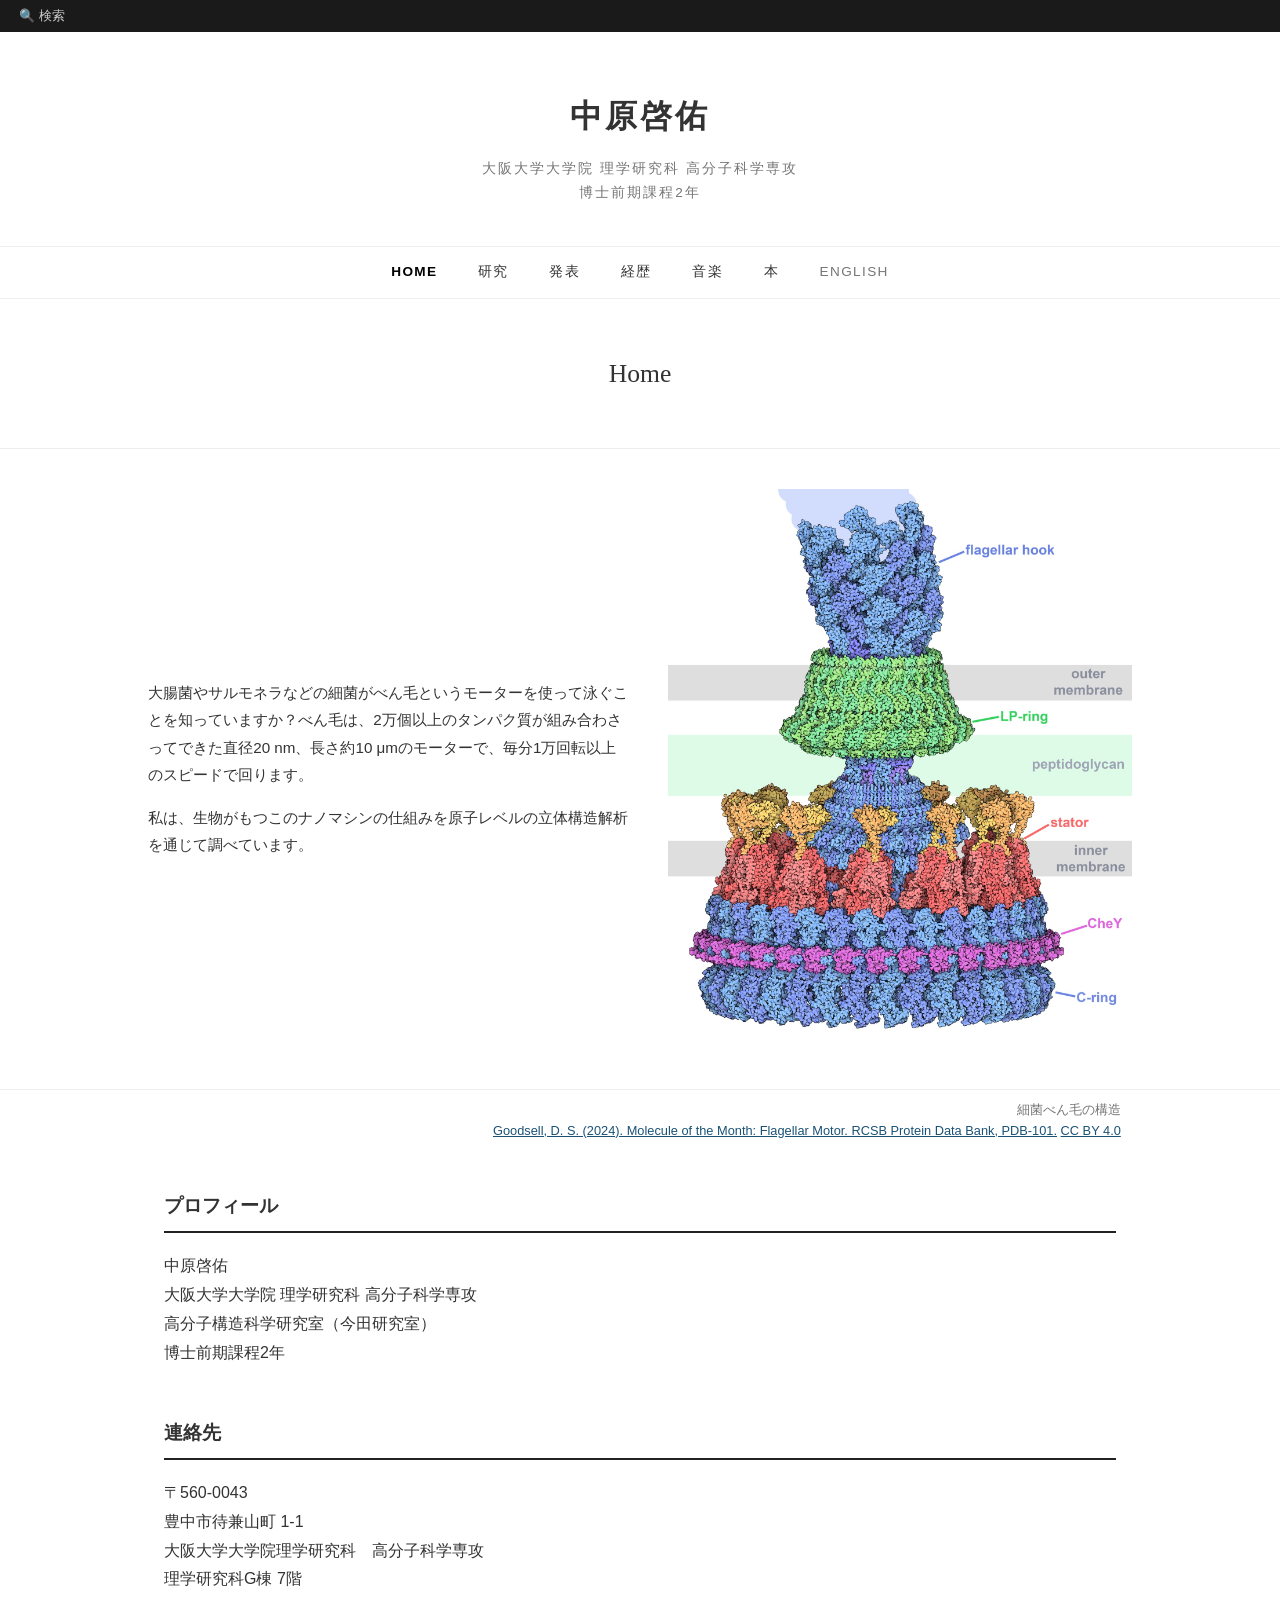
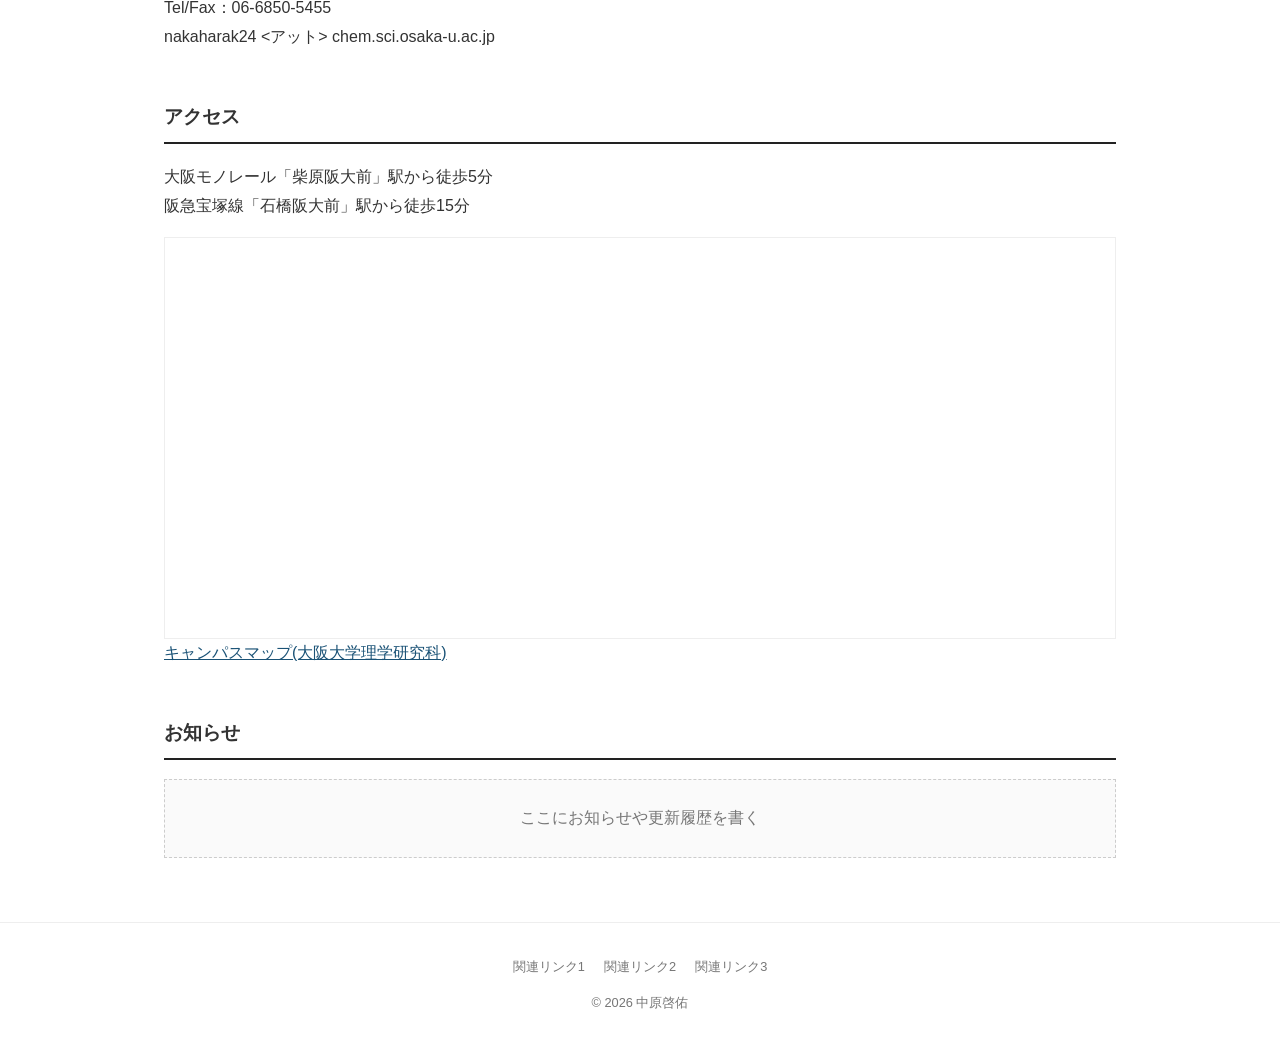
<file: index.html>
<!DOCTYPE html>
<html lang="ja">
<head>
  <meta charset="UTF-8">
  <meta name="viewport" content="width=device-width, initial-scale=1.0">
  <!-- Google tag (gtag.js) -->
  <script async src="https://www.googletagmanager.com/gtag/js?id=G-QPGE96W5BT"></script>
  <script>
    window.dataLayer = window.dataLayer || [];
    function gtag(){dataLayer.push(arguments);}
    gtag('js', new Date());
    gtag('config', 'G-QPGE96W5BT');
  </script>
  <title>Home – 中原啓佑</title>
  <link rel="stylesheet" href="style.css?v=202610041900">
  <script src="search.js?v=202610041900" defer></script>
</head>
<body>

  <div class="topbar">🔍 検索</div>

  <header class="site-header">
    <h1 class="site-title"><a href="index.html">中原啓佑</a></h1>
    <p class="site-subtitle">大阪大学大学院 理学研究科 高分子科学専攻<br>博士前期課程2年</p>
  </header>

  <nav class="global-nav">
    <ul>
      <li class="current"><a href="index.html">HOME</a></li>
      <li><a href="research.html">研究</a></li>
      <li><a href="presentations.html">発表</a></li>
      <li><a href="cv.html">経歴</a></li>
      <li><a href="music.html">音楽</a></li>
      <li><a href="books.html">本</a></li>
      <li class="lang-switch"><a href="en/index.html">ENGLISH</a></li>
    </ul>
  </nav>

  <h2 class="page-title">Home</h2>

  <div class="hero">
    <div class="hero-lead">
      <p>大腸菌やサルモネラなどの細菌がべん毛というモーターを使って泳ぐことを知っていますか？べん毛は、2万個以上のタンパク質が組み合わさってできた直径20 nm、長さ約10 μmのモーターで、毎分1万回転以上のスピードで回ります。</p>
      <p>私は、生物がもつこのナノマシンの仕組みを原子レベルの立体構造解析を通じて調べています。</p>
    </div>
    <img src="images/flagellum.jpg" alt="細菌べん毛モーターの構造図">
  </div>
  <p class="hero-caption">細菌べん毛の構造<br>
  <a href="https://pdb101.rcsb.org/motm/300" target="_blank" rel="noopener" class="text-link">Goodsell, D. S. (2024). Molecule of the Month: Flagellar Motor. RCSB Protein Data Bank, PDB-101.</a>
  <a href="https://creativecommons.org/licenses/by/4.0/" target="_blank" rel="noopener" class="text-link">CC BY 4.0</a></p>

  <main class="content">
    <section>
      <h2>プロフィール</h2>
      <p>中原啓佑</p>
      <p>大阪大学大学院 理学研究科 高分子科学専攻<br>
      高分子構造科学研究室（今田研究室）<br>
      博士前期課程2年</p>
    </section>

    <section>
      <h2>連絡先</h2>
      <p>〒560-0043<br>
      豊中市待兼山町 1-1<br>
      大阪大学大学院理学研究科　高分子科学専攻<br>
      理学研究科G棟 7階<br>
      Tel/Fax：06-6850-5455</p>
      <p>nakaharak24 &lt;アット&gt; chem.sci.osaka-u.ac.jp</p>
    </section>

    <section>
      <h2>アクセス</h2>
      <p>大阪モノレール「柴原阪大前」駅から徒歩5分<br>
      阪急宝塚線「石橋阪大前」駅から徒歩15分</p>
      <div class="map-embed">
        <iframe
          src="https://www.google.com/maps?q=%E5%A4%A7%E9%98%AA%E5%A4%A7%E5%AD%A6%E5%A4%A7%E5%AD%A6%E9%99%A2%E7%90%86%E5%AD%A6%E7%A0%94%E7%A9%B6%E7%A7%91&output=embed&z=16"
          width="100%" height="400" style="border:0" loading="lazy"
          referrerpolicy="no-referrer-when-downgrade"
          title="大阪大学大学院理学研究科の地図"></iframe>
      </div>
      <p><a href="http://www.sci.osaka-u.ac.jp/ja/access/campusmap/" target="_blank" rel="noopener" class="text-link">キャンパスマップ(大阪大学理学研究科)</a></p>
    </section>

    <section>
      <h2>お知らせ</h2>
      <div class="placeholder">ここにお知らせや更新履歴を書く</div>
    </section>
  </main>

  <footer class="site-footer">
    <ul class="footer-links">
      <li><a href="#">関連リンク1</a></li>
      <li><a href="#">関連リンク2</a></li>
      <li><a href="#">関連リンク3</a></li>
    </ul>
    <p>&copy; 2026 中原啓佑</p>
  </footer>

</body>
</html>
</file>
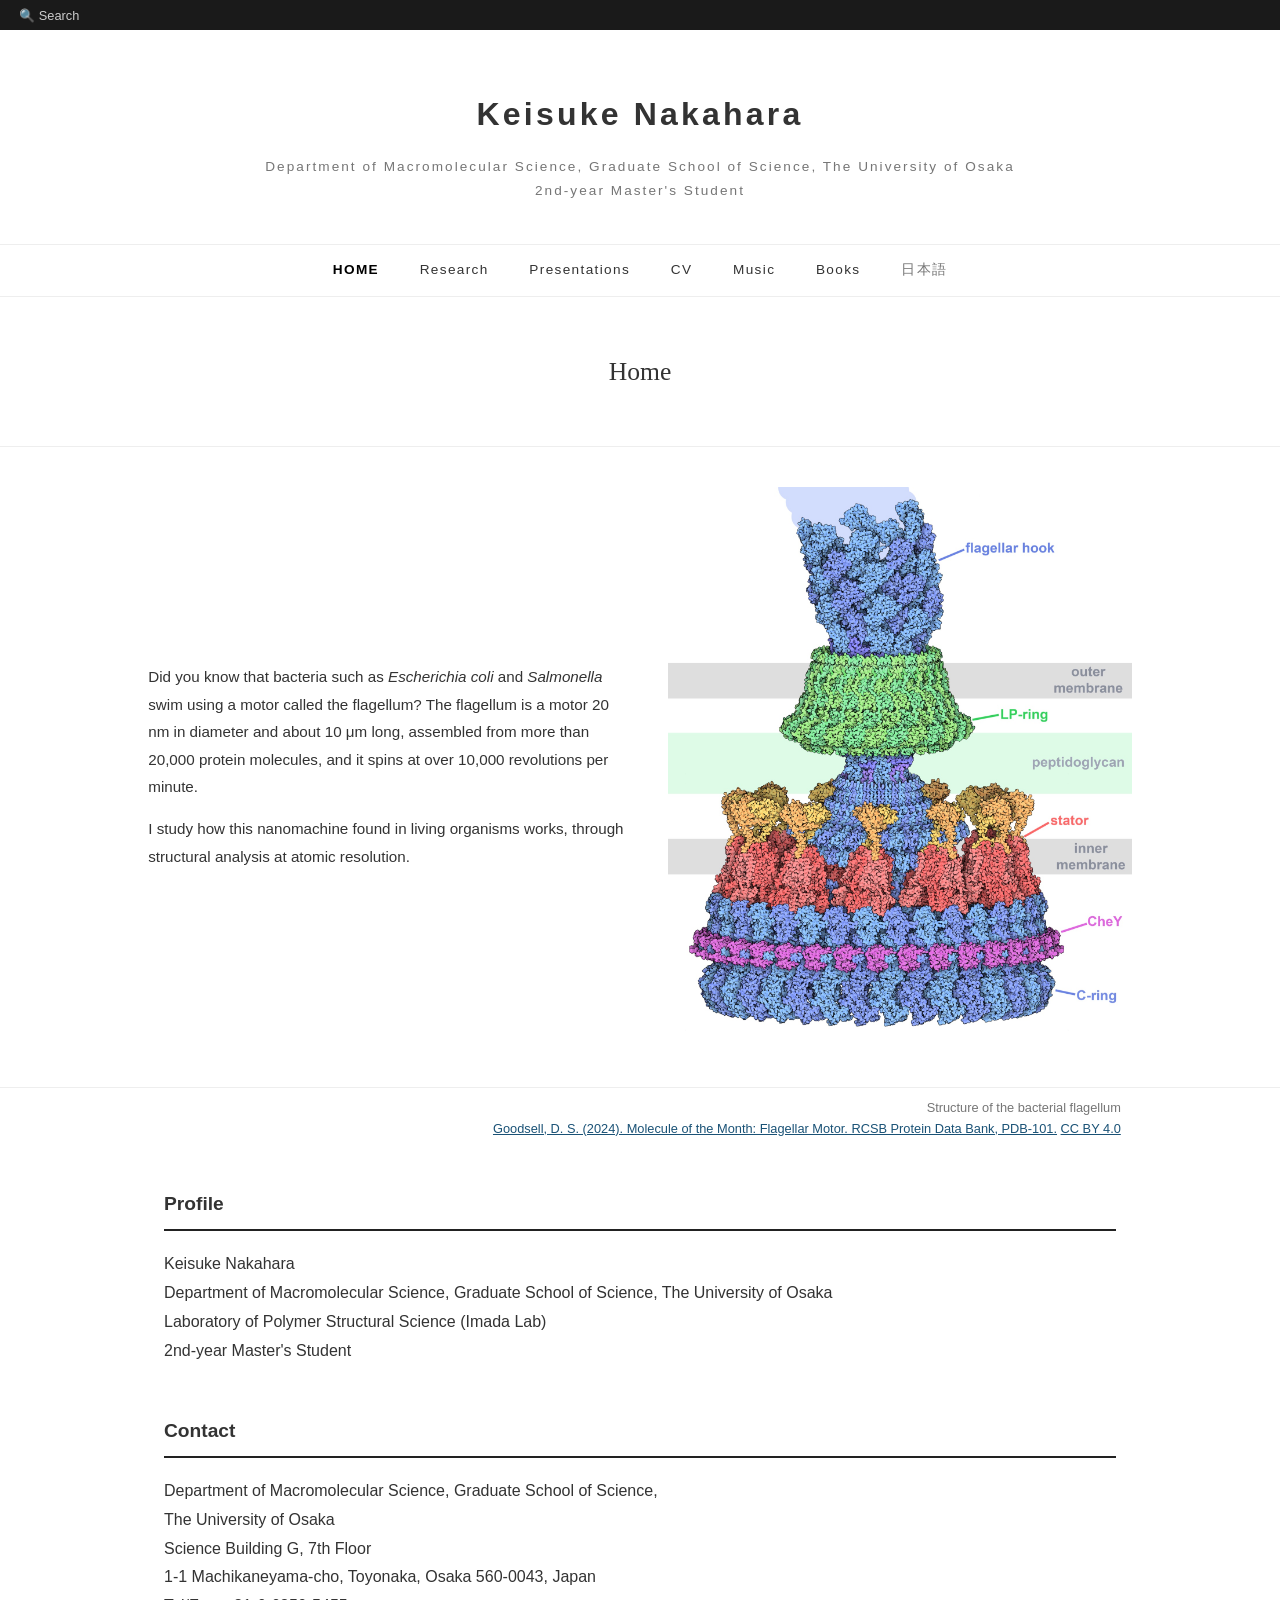
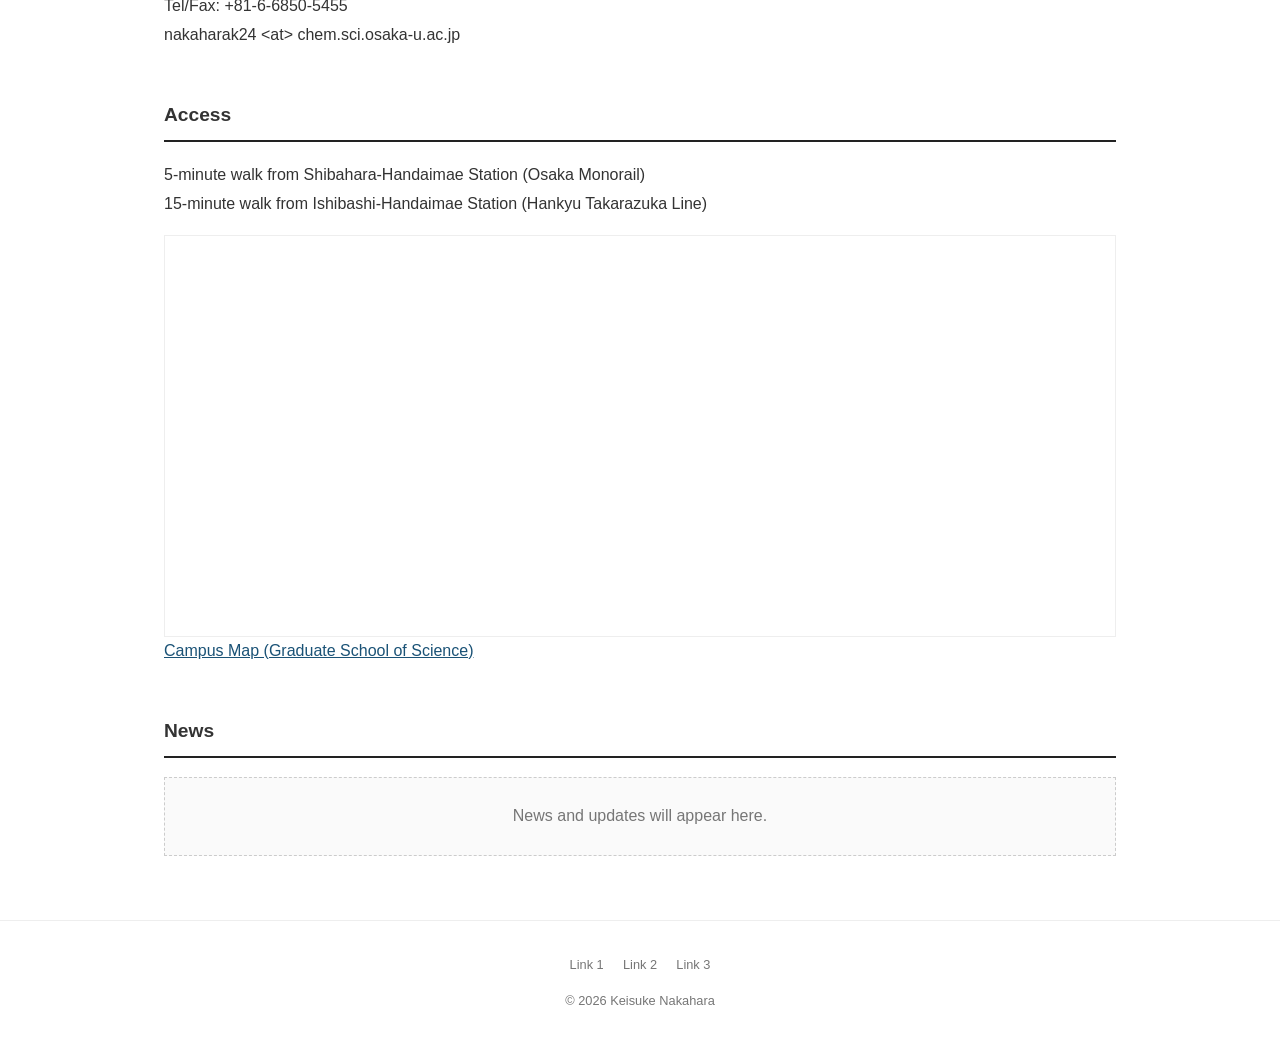
<file: en/index.html>
<!DOCTYPE html>
<html lang="en">
<head>
  <meta charset="UTF-8">
  <meta name="viewport" content="width=device-width, initial-scale=1.0">
  <!-- Google tag (gtag.js) -->
  <script async src="https://www.googletagmanager.com/gtag/js?id=G-QPGE96W5BT"></script>
  <script>
    window.dataLayer = window.dataLayer || [];
    function gtag(){dataLayer.push(arguments);}
    gtag('js', new Date());
    gtag('config', 'G-QPGE96W5BT');
  </script>
  <title>Home – Keisuke Nakahara</title>
  <link rel="stylesheet" href="../style.css?v=202610041900">
  <script src="../search.js?v=202610041900" defer></script>
</head>
<body>

  <div class="topbar">🔍 Search</div>

  <header class="site-header">
    <h1 class="site-title"><a href="index.html">Keisuke Nakahara</a></h1>
    <p class="site-subtitle">Department of Macromolecular Science, Graduate School of Science, The University of Osaka<br>2nd-year Master's Student</p>
  </header>

  <nav class="global-nav">
    <ul>
      <li class="current"><a href="index.html">HOME</a></li>
      <li><a href="research.html">Research</a></li>
      <li><a href="presentations.html">Presentations</a></li>
      <li><a href="cv.html">CV</a></li>
      <li><a href="music.html">Music</a></li>
      <li><a href="books.html">Books</a></li>
      <li class="lang-switch"><a href="../index.html">日本語</a></li>
    </ul>
  </nav>

  <h2 class="page-title">Home</h2>

  <div class="hero">
    <div class="hero-lead">
      <p>Did you know that bacteria such as <i>Escherichia coli</i> and <i>Salmonella</i> swim using a motor called the flagellum? The flagellum is a motor 20 nm in diameter and about 10 μm long, assembled from more than 20,000 protein molecules, and it spins at over 10,000 revolutions per minute.</p>
      <p>I study how this nanomachine found in living organisms works, through structural analysis at atomic resolution.</p>
    </div>
    <img src="../images/flagellum.jpg" alt="Structure of the bacterial flagellar motor">
  </div>
  <p class="hero-caption">Structure of the bacterial flagellum<br>
  <a href="https://pdb101.rcsb.org/motm/300" target="_blank" rel="noopener" class="text-link">Goodsell, D. S. (2024). Molecule of the Month: Flagellar Motor. RCSB Protein Data Bank, PDB-101.</a>
  <a href="https://creativecommons.org/licenses/by/4.0/" target="_blank" rel="noopener" class="text-link">CC BY 4.0</a></p>

  <main class="content">
    <section>
      <h2>Profile</h2>
      <p>Keisuke Nakahara</p>
      <p>Department of Macromolecular Science, Graduate School of Science, The University of Osaka<br>
      Laboratory of Polymer Structural Science (Imada Lab)<br>
      2nd-year Master's Student</p>
    </section>

    <section>
      <h2>Contact</h2>
      <p>Department of Macromolecular Science, Graduate School of Science,<br>
      The University of Osaka<br>
      Science Building G, 7th Floor<br>
      1-1 Machikaneyama-cho, Toyonaka, Osaka 560-0043, Japan<br>
      Tel/Fax: +81-6-6850-5455</p>
      <p>nakaharak24 &lt;at&gt; chem.sci.osaka-u.ac.jp</p>
    </section>

    <section>
      <h2>Access</h2>
      <p>5-minute walk from Shibahara-Handaimae Station (Osaka Monorail)<br>
      15-minute walk from Ishibashi-Handaimae Station (Hankyu Takarazuka Line)</p>
      <div class="map-embed">
        <iframe
          src="https://www.google.com/maps?q=%E5%A4%A7%E9%98%AA%E5%A4%A7%E5%AD%A6%E5%A4%A7%E5%AD%A6%E9%99%A2%E7%90%86%E5%AD%A6%E7%A0%94%E7%A9%B6%E7%A7%91&output=embed&z=16&hl=en"
          width="100%" height="400" style="border:0" loading="lazy"
          referrerpolicy="no-referrer-when-downgrade"
          title="Map of the Graduate School of Science, The University of Osaka"></iframe>
      </div>
      <p><a href="http://www.sci.osaka-u.ac.jp/en/access/campusmap/" target="_blank" rel="noopener" class="text-link">Campus Map (Graduate School of Science)</a></p>
    </section>

    <section>
      <h2>News</h2>
      <div class="placeholder">News and updates will appear here.</div>
    </section>
  </main>

  <footer class="site-footer">
    <ul class="footer-links">
      <li><a href="#">Link 1</a></li>
      <li><a href="#">Link 2</a></li>
      <li><a href="#">Link 3</a></li>
    </ul>
    <p>&copy; 2026 Keisuke Nakahara</p>
  </footer>

</body>
</html>
</file>
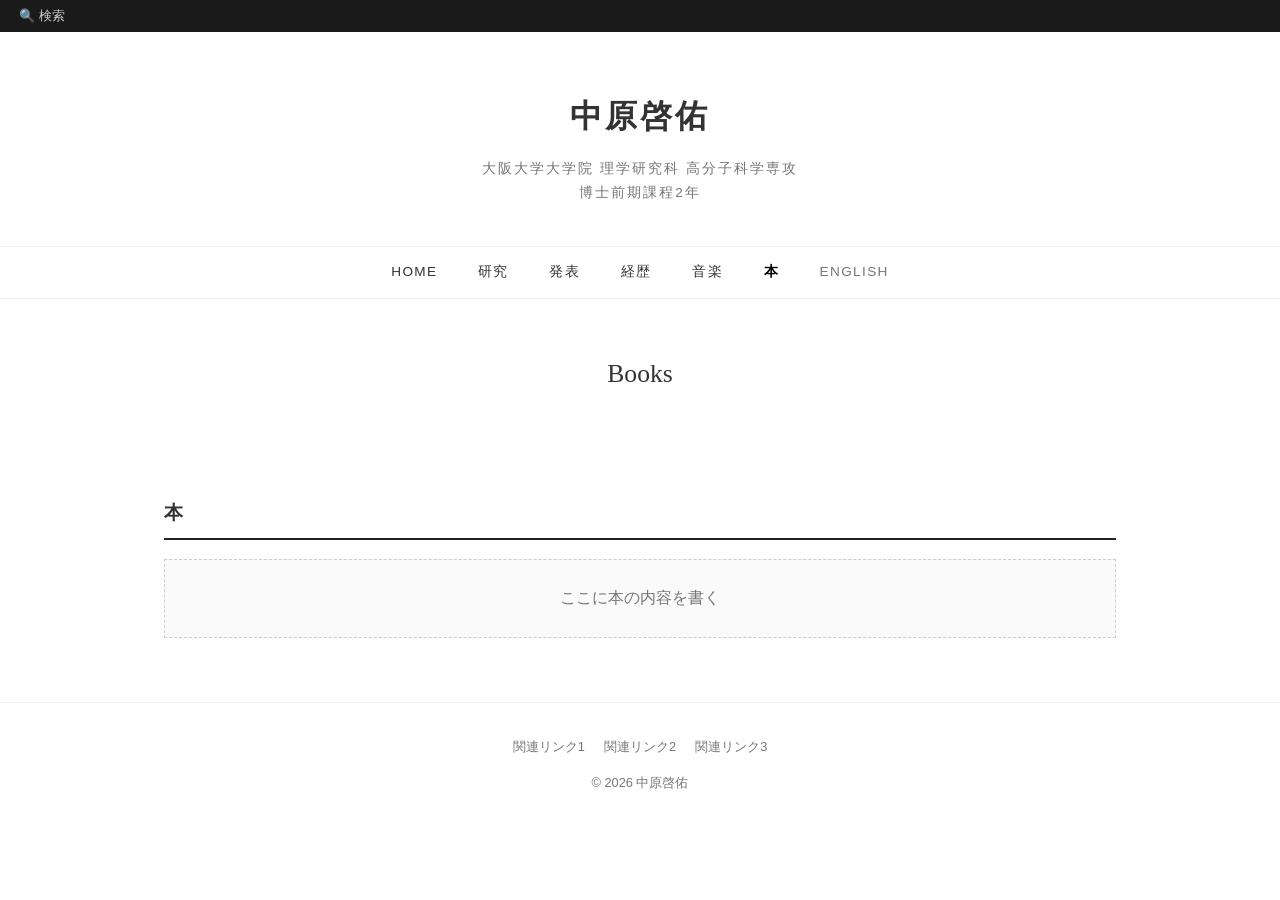
<file: books.html>
<!DOCTYPE html>
<html lang="ja">
<head>
  <meta charset="UTF-8">
  <meta name="viewport" content="width=device-width, initial-scale=1.0">
  <!-- Google tag (gtag.js) -->
  <script async src="https://www.googletagmanager.com/gtag/js?id=G-QPGE96W5BT"></script>
  <script>
    window.dataLayer = window.dataLayer || [];
    function gtag(){dataLayer.push(arguments);}
    gtag('js', new Date());
    gtag('config', 'G-QPGE96W5BT');
  </script>
  <title>本 – 中原啓佑</title>
  <link rel="stylesheet" href="style.css?v=202610041900">
  <script src="search.js?v=202610041900" defer></script>
</head>
<body>

  <div class="topbar">🔍 検索</div>

  <header class="site-header">
    <h1 class="site-title"><a href="index.html">中原啓佑</a></h1>
    <p class="site-subtitle">大阪大学大学院 理学研究科 高分子科学専攻<br>博士前期課程2年</p>
  </header>

  <nav class="global-nav">
    <ul>
      <li><a href="index.html">HOME</a></li>
      <li><a href="research.html">研究</a></li>
      <li><a href="presentations.html">発表</a></li>
      <li><a href="cv.html">経歴</a></li>
      <li><a href="music.html">音楽</a></li>
      <li class="current"><a href="books.html">本</a></li>
      <li class="lang-switch"><a href="en/books.html">ENGLISH</a></li>
    </ul>
  </nav>

  <h2 class="page-title">Books</h2>

  <main class="content">
    <section>
      <h2>本</h2>
      <div class="placeholder">ここに本の内容を書く</div>
    </section>
  </main>

  <footer class="site-footer">
    <ul class="footer-links">
      <li><a href="#">関連リンク1</a></li>
      <li><a href="#">関連リンク2</a></li>
      <li><a href="#">関連リンク3</a></li>
    </ul>
    <p>&copy; 2026 中原啓佑</p>
  </footer>

</body>
</html>
</file>
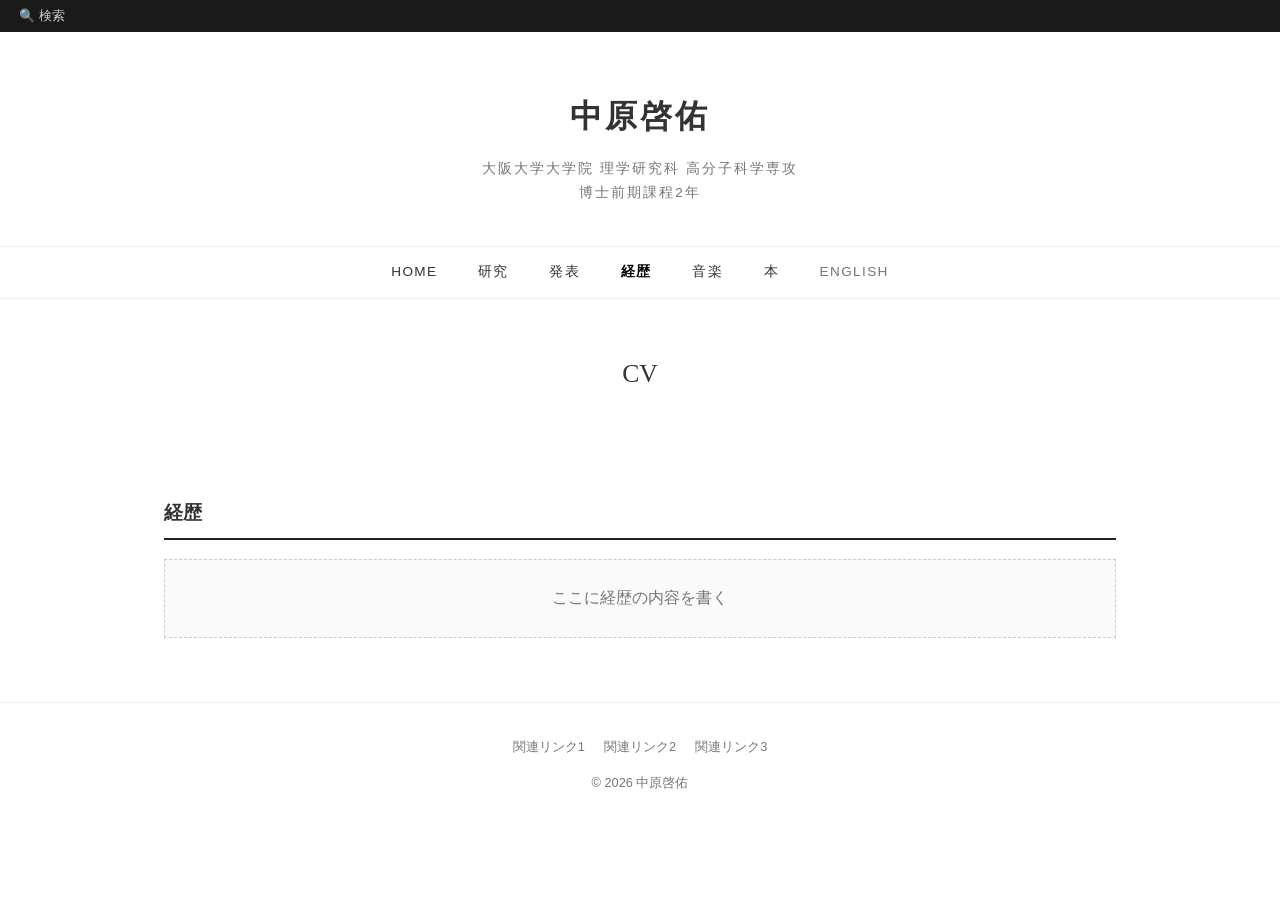
<file: cv.html>
<!DOCTYPE html>
<html lang="ja">
<head>
  <meta charset="UTF-8">
  <meta name="viewport" content="width=device-width, initial-scale=1.0">
  <!-- Google tag (gtag.js) -->
  <script async src="https://www.googletagmanager.com/gtag/js?id=G-QPGE96W5BT"></script>
  <script>
    window.dataLayer = window.dataLayer || [];
    function gtag(){dataLayer.push(arguments);}
    gtag('js', new Date());
    gtag('config', 'G-QPGE96W5BT');
  </script>
  <title>経歴 – 中原啓佑</title>
  <link rel="stylesheet" href="style.css?v=202610041900">
  <script src="search.js?v=202610041900" defer></script>
</head>
<body>

  <div class="topbar">🔍 検索</div>

  <header class="site-header">
    <h1 class="site-title"><a href="index.html">中原啓佑</a></h1>
    <p class="site-subtitle">大阪大学大学院 理学研究科 高分子科学専攻<br>博士前期課程2年</p>
  </header>

  <nav class="global-nav">
    <ul>
      <li><a href="index.html">HOME</a></li>
      <li><a href="research.html">研究</a></li>
      <li><a href="presentations.html">発表</a></li>
      <li class="current"><a href="cv.html">経歴</a></li>
      <li><a href="music.html">音楽</a></li>
      <li><a href="books.html">本</a></li>
      <li class="lang-switch"><a href="en/cv.html">ENGLISH</a></li>
    </ul>
  </nav>

  <h2 class="page-title">CV</h2>

  <main class="content">
    <section>
      <h2>経歴</h2>
      <div class="placeholder">ここに経歴の内容を書く</div>
    </section>
  </main>

  <footer class="site-footer">
    <ul class="footer-links">
      <li><a href="#">関連リンク1</a></li>
      <li><a href="#">関連リンク2</a></li>
      <li><a href="#">関連リンク3</a></li>
    </ul>
    <p>&copy; 2026 中原啓佑</p>
  </footer>

</body>
</html>
</file>
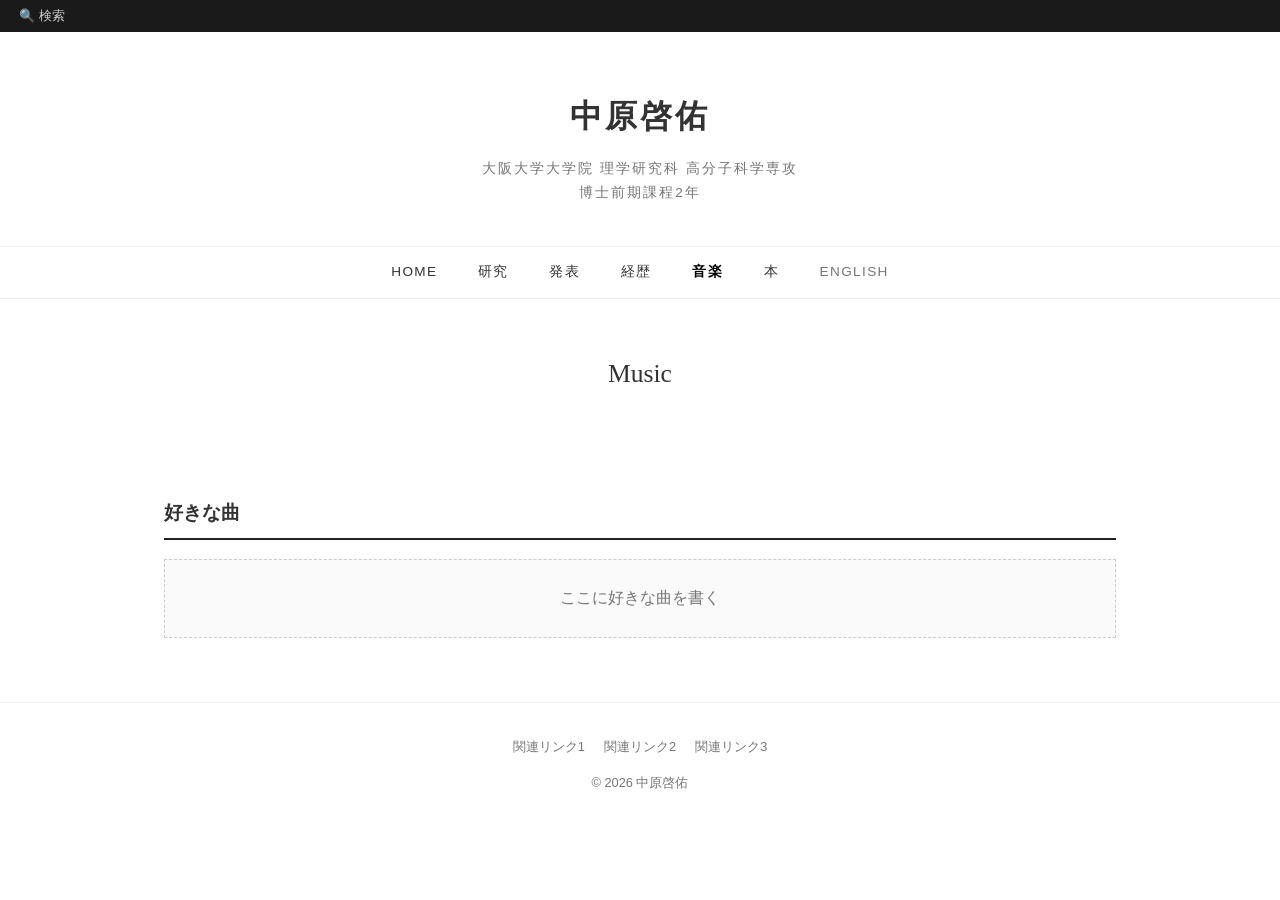
<file: music.html>
<!DOCTYPE html>
<html lang="ja">
<head>
  <meta charset="UTF-8">
  <meta name="viewport" content="width=device-width, initial-scale=1.0">
  <!-- Google tag (gtag.js) -->
  <script async src="https://www.googletagmanager.com/gtag/js?id=G-QPGE96W5BT"></script>
  <script>
    window.dataLayer = window.dataLayer || [];
    function gtag(){dataLayer.push(arguments);}
    gtag('js', new Date());
    gtag('config', 'G-QPGE96W5BT');
  </script>
  <title>音楽 – 中原啓佑</title>
  <link rel="stylesheet" href="style.css?v=202610041900">
  <script src="search.js?v=202610041900" defer></script>
</head>
<body>

  <div class="topbar">🔍 検索</div>

  <header class="site-header">
    <h1 class="site-title"><a href="index.html">中原啓佑</a></h1>
    <p class="site-subtitle">大阪大学大学院 理学研究科 高分子科学専攻<br>博士前期課程2年</p>
  </header>

  <nav class="global-nav">
    <ul>
      <li><a href="index.html">HOME</a></li>
      <li><a href="research.html">研究</a></li>
      <li><a href="presentations.html">発表</a></li>
      <li><a href="cv.html">経歴</a></li>
      <li class="current"><a href="music.html">音楽</a></li>
      <li><a href="books.html">本</a></li>
      <li class="lang-switch"><a href="en/music.html">ENGLISH</a></li>
    </ul>
  </nav>

  <h2 class="page-title">Music</h2>

  <main class="content">
    <section>
      <h2>好きな曲</h2>
      <div class="placeholder">ここに好きな曲を書く</div>
    </section>
  </main>

  <footer class="site-footer">
    <ul class="footer-links">
      <li><a href="#">関連リンク1</a></li>
      <li><a href="#">関連リンク2</a></li>
      <li><a href="#">関連リンク3</a></li>
    </ul>
    <p>&copy; 2026 中原啓佑</p>
  </footer>

</body>
</html>
</file>
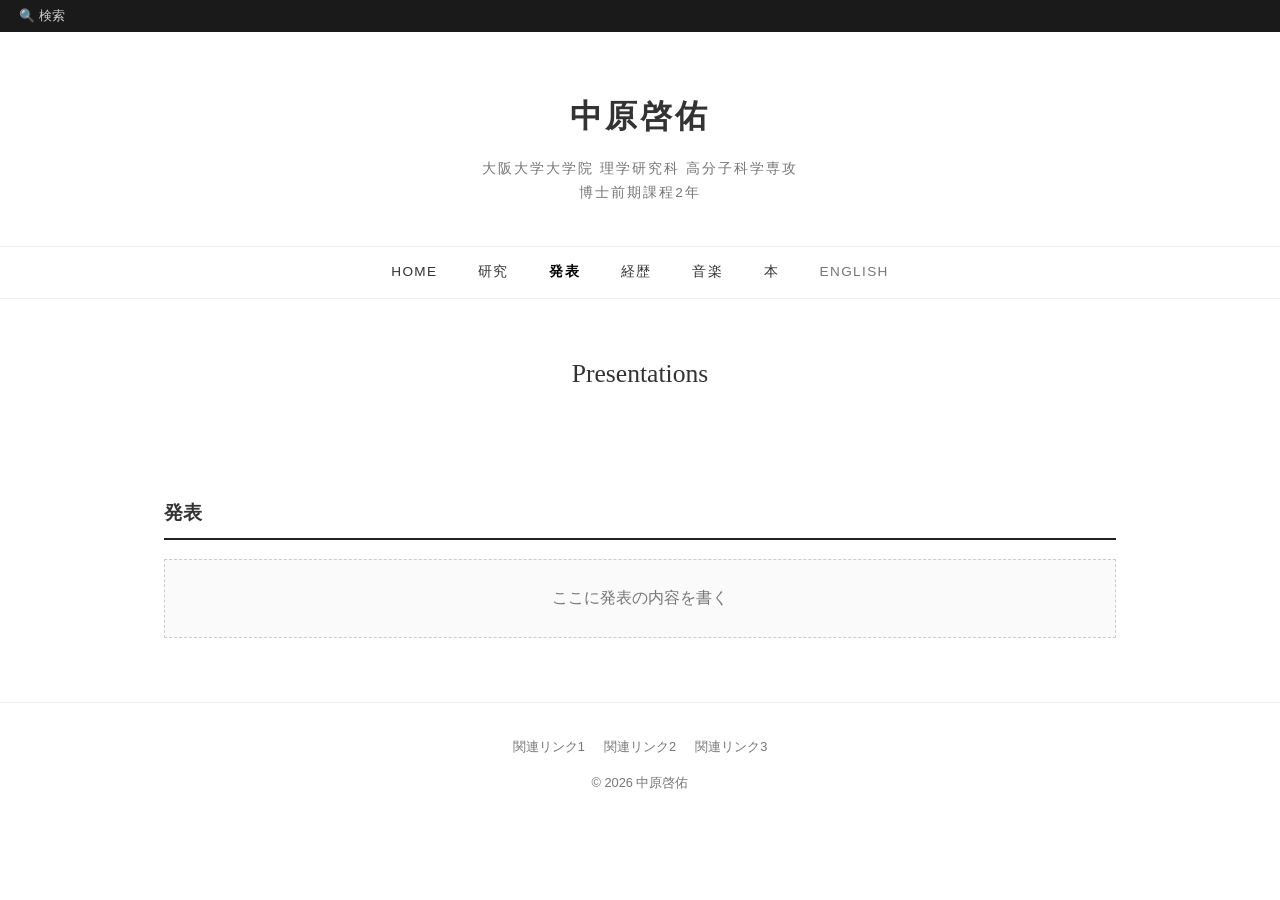
<file: presentations.html>
<!DOCTYPE html>
<html lang="ja">
<head>
  <meta charset="UTF-8">
  <meta name="viewport" content="width=device-width, initial-scale=1.0">
  <!-- Google tag (gtag.js) -->
  <script async src="https://www.googletagmanager.com/gtag/js?id=G-QPGE96W5BT"></script>
  <script>
    window.dataLayer = window.dataLayer || [];
    function gtag(){dataLayer.push(arguments);}
    gtag('js', new Date());
    gtag('config', 'G-QPGE96W5BT');
  </script>
  <title>発表 – 中原啓佑</title>
  <link rel="stylesheet" href="style.css?v=202610041900">
  <script src="search.js?v=202610041900" defer></script>
</head>
<body>

  <div class="topbar">🔍 検索</div>

  <header class="site-header">
    <h1 class="site-title"><a href="index.html">中原啓佑</a></h1>
    <p class="site-subtitle">大阪大学大学院 理学研究科 高分子科学専攻<br>博士前期課程2年</p>
  </header>

  <nav class="global-nav">
    <ul>
      <li><a href="index.html">HOME</a></li>
      <li><a href="research.html">研究</a></li>
      <li class="current"><a href="presentations.html">発表</a></li>
      <li><a href="cv.html">経歴</a></li>
      <li><a href="music.html">音楽</a></li>
      <li><a href="books.html">本</a></li>
      <li class="lang-switch"><a href="en/presentations.html">ENGLISH</a></li>
    </ul>
  </nav>

  <h2 class="page-title">Presentations</h2>

  <main class="content">
    <section>
      <h2>発表</h2>
      <div class="placeholder">ここに発表の内容を書く</div>
    </section>
  </main>

  <footer class="site-footer">
    <ul class="footer-links">
      <li><a href="#">関連リンク1</a></li>
      <li><a href="#">関連リンク2</a></li>
      <li><a href="#">関連リンク3</a></li>
    </ul>
    <p>&copy; 2026 中原啓佑</p>
  </footer>

</body>
</html>
</file>
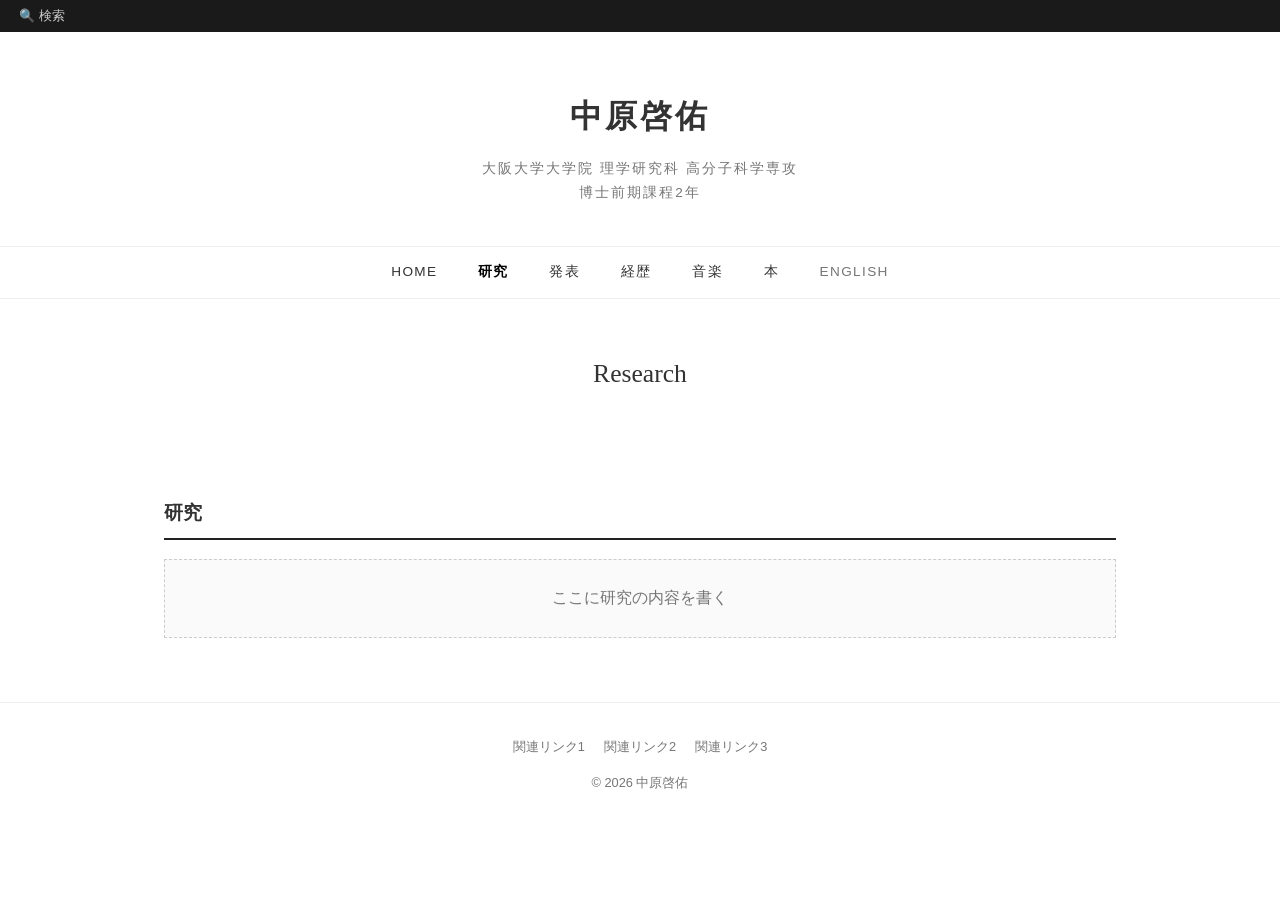
<file: research.html>
<!DOCTYPE html>
<html lang="ja">
<head>
  <meta charset="UTF-8">
  <meta name="viewport" content="width=device-width, initial-scale=1.0">
  <!-- Google tag (gtag.js) -->
  <script async src="https://www.googletagmanager.com/gtag/js?id=G-QPGE96W5BT"></script>
  <script>
    window.dataLayer = window.dataLayer || [];
    function gtag(){dataLayer.push(arguments);}
    gtag('js', new Date());
    gtag('config', 'G-QPGE96W5BT');
  </script>
  <title>研究 – 中原啓佑</title>
  <link rel="stylesheet" href="style.css?v=202610041900">
  <script src="search.js?v=202610041900" defer></script>
</head>
<body>

  <div class="topbar">🔍 検索</div>

  <header class="site-header">
    <h1 class="site-title"><a href="index.html">中原啓佑</a></h1>
    <p class="site-subtitle">大阪大学大学院 理学研究科 高分子科学専攻<br>博士前期課程2年</p>
  </header>

  <nav class="global-nav">
    <ul>
      <li><a href="index.html">HOME</a></li>
      <li class="current"><a href="research.html">研究</a></li>
      <li><a href="presentations.html">発表</a></li>
      <li><a href="cv.html">経歴</a></li>
      <li><a href="music.html">音楽</a></li>
      <li><a href="books.html">本</a></li>
      <li class="lang-switch"><a href="en/research.html">ENGLISH</a></li>
    </ul>
  </nav>

  <h2 class="page-title">Research</h2>

  <main class="content">
    <section>
      <h2>研究</h2>
      <div class="placeholder">ここに研究の内容を書く</div>
    </section>
  </main>

  <footer class="site-footer">
    <ul class="footer-links">
      <li><a href="#">関連リンク1</a></li>
      <li><a href="#">関連リンク2</a></li>
      <li><a href="#">関連リンク3</a></li>
    </ul>
    <p>&copy; 2026 中原啓佑</p>
  </footer>

</body>
</html>
</file>
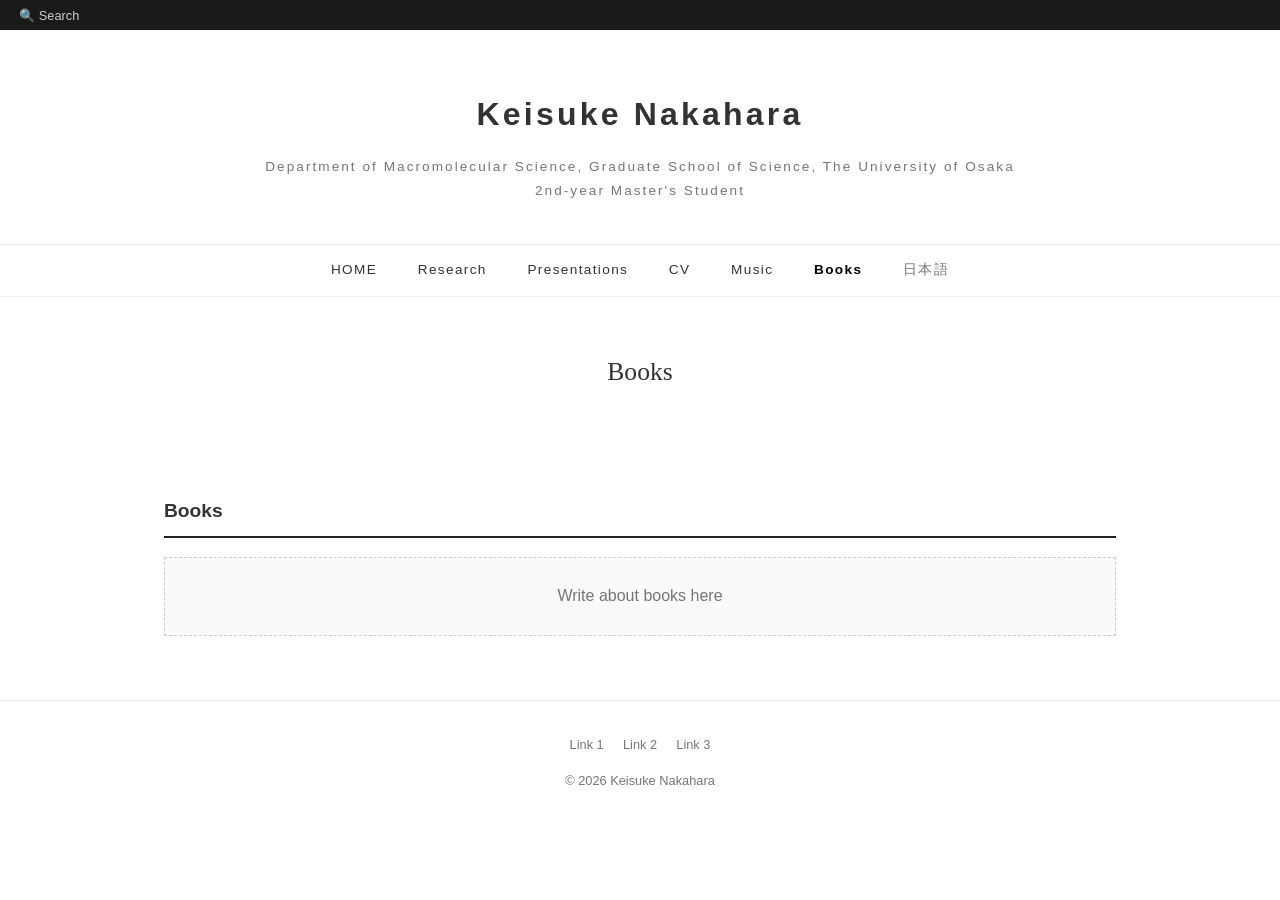
<file: en/books.html>
<!DOCTYPE html>
<html lang="en">
<head>
  <meta charset="UTF-8">
  <meta name="viewport" content="width=device-width, initial-scale=1.0">
  <!-- Google tag (gtag.js) -->
  <script async src="https://www.googletagmanager.com/gtag/js?id=G-QPGE96W5BT"></script>
  <script>
    window.dataLayer = window.dataLayer || [];
    function gtag(){dataLayer.push(arguments);}
    gtag('js', new Date());
    gtag('config', 'G-QPGE96W5BT');
  </script>
  <title>Books – Keisuke Nakahara</title>
  <link rel="stylesheet" href="../style.css?v=202610041900">
  <script src="../search.js?v=202610041900" defer></script>
</head>
<body>

  <div class="topbar">🔍 Search</div>

  <header class="site-header">
    <h1 class="site-title"><a href="index.html">Keisuke Nakahara</a></h1>
    <p class="site-subtitle">Department of Macromolecular Science, Graduate School of Science, The University of Osaka<br>2nd-year Master's Student</p>
  </header>

  <nav class="global-nav">
    <ul>
      <li><a href="index.html">HOME</a></li>
      <li><a href="research.html">Research</a></li>
      <li><a href="presentations.html">Presentations</a></li>
      <li><a href="cv.html">CV</a></li>
      <li><a href="music.html">Music</a></li>
      <li class="current"><a href="books.html">Books</a></li>
      <li class="lang-switch"><a href="../books.html">日本語</a></li>
    </ul>
  </nav>

  <h2 class="page-title">Books</h2>

  <main class="content">
    <section>
      <h2>Books</h2>
      <div class="placeholder">Write about books here</div>
    </section>
  </main>

  <footer class="site-footer">
    <ul class="footer-links">
      <li><a href="#">Link 1</a></li>
      <li><a href="#">Link 2</a></li>
      <li><a href="#">Link 3</a></li>
    </ul>
    <p>&copy; 2026 Keisuke Nakahara</p>
  </footer>

</body>
</html>
</file>
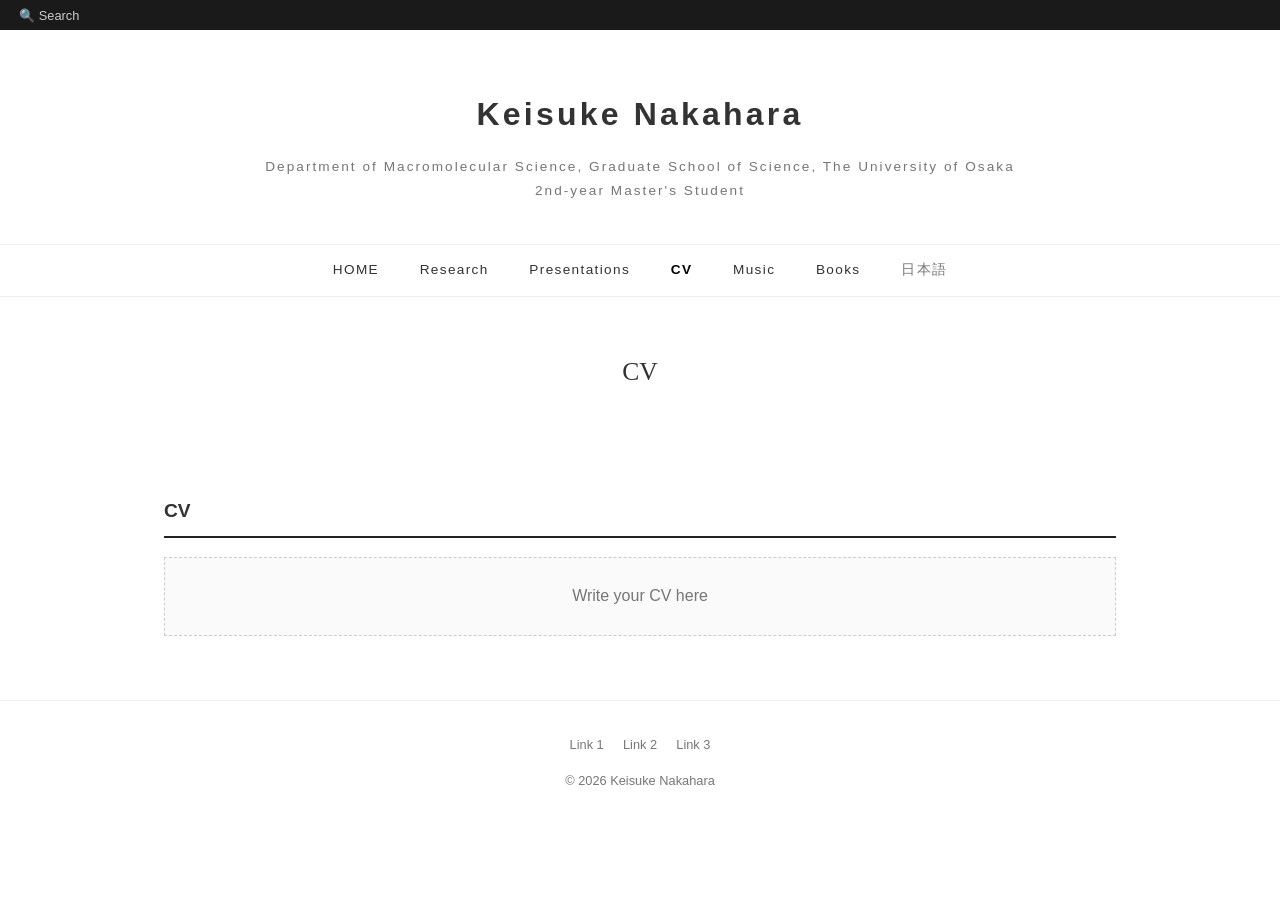
<file: en/cv.html>
<!DOCTYPE html>
<html lang="en">
<head>
  <meta charset="UTF-8">
  <meta name="viewport" content="width=device-width, initial-scale=1.0">
  <!-- Google tag (gtag.js) -->
  <script async src="https://www.googletagmanager.com/gtag/js?id=G-QPGE96W5BT"></script>
  <script>
    window.dataLayer = window.dataLayer || [];
    function gtag(){dataLayer.push(arguments);}
    gtag('js', new Date());
    gtag('config', 'G-QPGE96W5BT');
  </script>
  <title>CV – Keisuke Nakahara</title>
  <link rel="stylesheet" href="../style.css?v=202610041900">
  <script src="../search.js?v=202610041900" defer></script>
</head>
<body>

  <div class="topbar">🔍 Search</div>

  <header class="site-header">
    <h1 class="site-title"><a href="index.html">Keisuke Nakahara</a></h1>
    <p class="site-subtitle">Department of Macromolecular Science, Graduate School of Science, The University of Osaka<br>2nd-year Master's Student</p>
  </header>

  <nav class="global-nav">
    <ul>
      <li><a href="index.html">HOME</a></li>
      <li><a href="research.html">Research</a></li>
      <li><a href="presentations.html">Presentations</a></li>
      <li class="current"><a href="cv.html">CV</a></li>
      <li><a href="music.html">Music</a></li>
      <li><a href="books.html">Books</a></li>
      <li class="lang-switch"><a href="../cv.html">日本語</a></li>
    </ul>
  </nav>

  <h2 class="page-title">CV</h2>

  <main class="content">
    <section>
      <h2>CV</h2>
      <div class="placeholder">Write your CV here</div>
    </section>
  </main>

  <footer class="site-footer">
    <ul class="footer-links">
      <li><a href="#">Link 1</a></li>
      <li><a href="#">Link 2</a></li>
      <li><a href="#">Link 3</a></li>
    </ul>
    <p>&copy; 2026 Keisuke Nakahara</p>
  </footer>

</body>
</html>
</file>
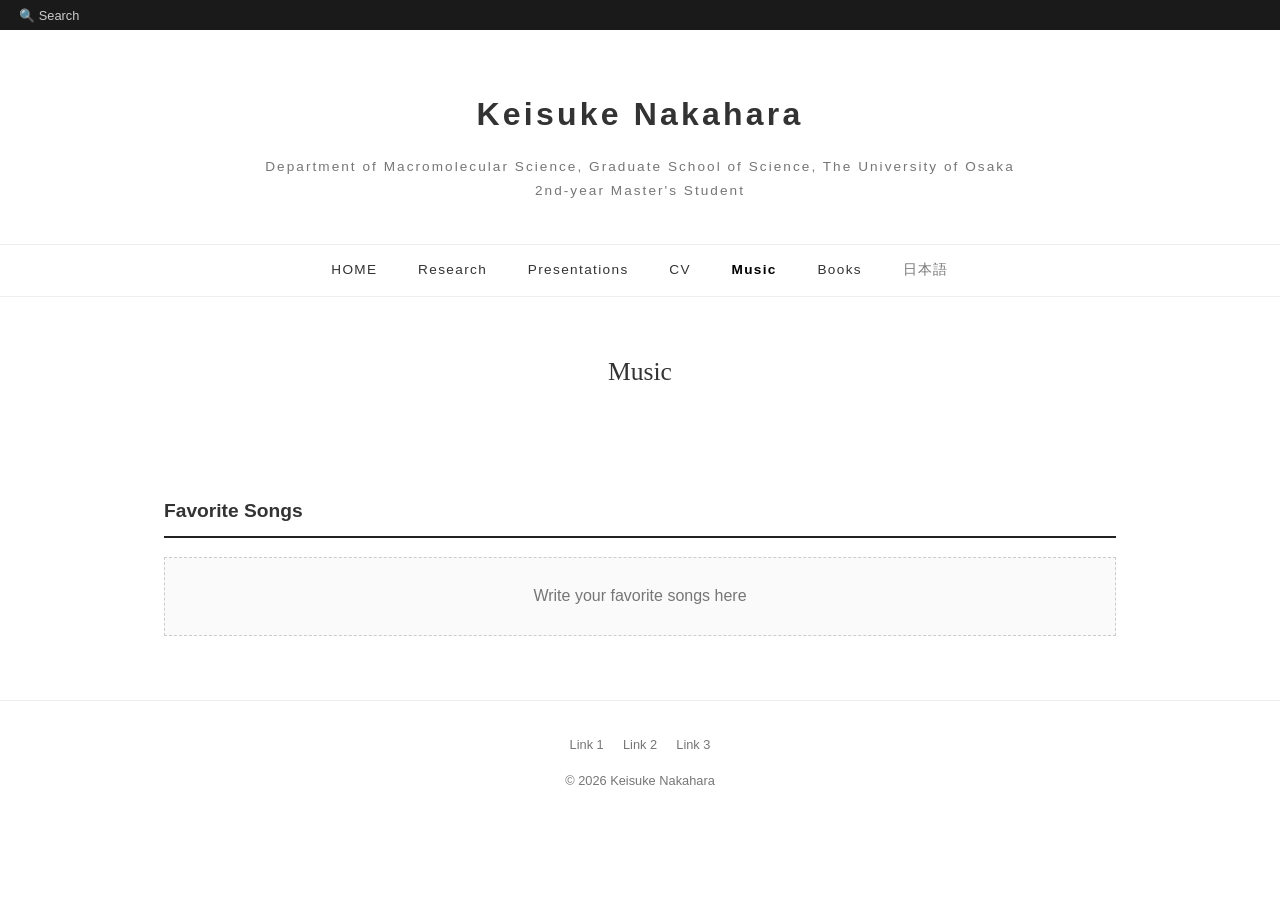
<file: en/music.html>
<!DOCTYPE html>
<html lang="en">
<head>
  <meta charset="UTF-8">
  <meta name="viewport" content="width=device-width, initial-scale=1.0">
  <!-- Google tag (gtag.js) -->
  <script async src="https://www.googletagmanager.com/gtag/js?id=G-QPGE96W5BT"></script>
  <script>
    window.dataLayer = window.dataLayer || [];
    function gtag(){dataLayer.push(arguments);}
    gtag('js', new Date());
    gtag('config', 'G-QPGE96W5BT');
  </script>
  <title>Music – Keisuke Nakahara</title>
  <link rel="stylesheet" href="../style.css?v=202610041900">
  <script src="../search.js?v=202610041900" defer></script>
</head>
<body>

  <div class="topbar">🔍 Search</div>

  <header class="site-header">
    <h1 class="site-title"><a href="index.html">Keisuke Nakahara</a></h1>
    <p class="site-subtitle">Department of Macromolecular Science, Graduate School of Science, The University of Osaka<br>2nd-year Master's Student</p>
  </header>

  <nav class="global-nav">
    <ul>
      <li><a href="index.html">HOME</a></li>
      <li><a href="research.html">Research</a></li>
      <li><a href="presentations.html">Presentations</a></li>
      <li><a href="cv.html">CV</a></li>
      <li class="current"><a href="music.html">Music</a></li>
      <li><a href="books.html">Books</a></li>
      <li class="lang-switch"><a href="../music.html">日本語</a></li>
    </ul>
  </nav>

  <h2 class="page-title">Music</h2>

  <main class="content">
    <section>
      <h2>Favorite Songs</h2>
      <div class="placeholder">Write your favorite songs here</div>
    </section>
  </main>

  <footer class="site-footer">
    <ul class="footer-links">
      <li><a href="#">Link 1</a></li>
      <li><a href="#">Link 2</a></li>
      <li><a href="#">Link 3</a></li>
    </ul>
    <p>&copy; 2026 Keisuke Nakahara</p>
  </footer>

</body>
</html>
</file>
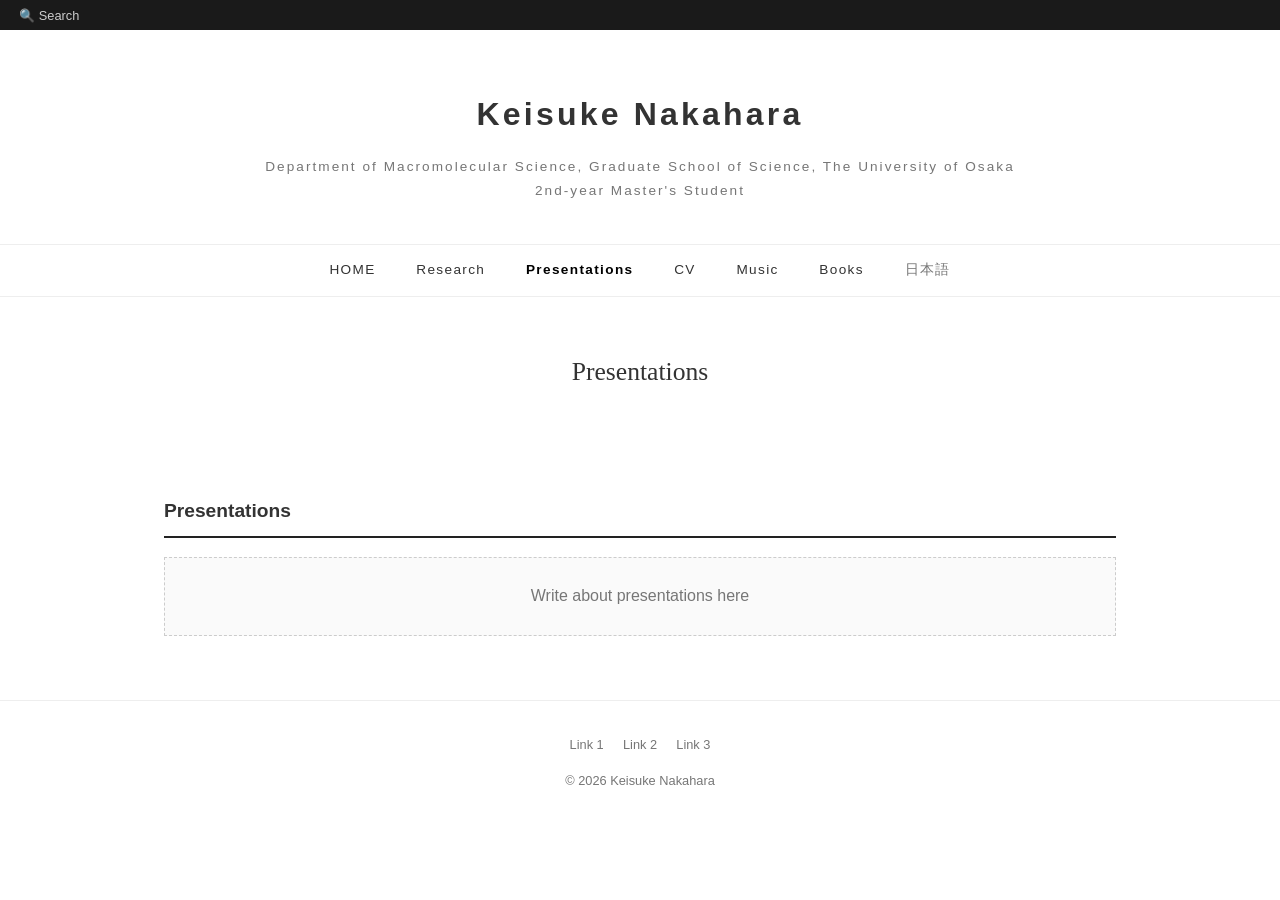
<file: en/presentations.html>
<!DOCTYPE html>
<html lang="en">
<head>
  <meta charset="UTF-8">
  <meta name="viewport" content="width=device-width, initial-scale=1.0">
  <!-- Google tag (gtag.js) -->
  <script async src="https://www.googletagmanager.com/gtag/js?id=G-QPGE96W5BT"></script>
  <script>
    window.dataLayer = window.dataLayer || [];
    function gtag(){dataLayer.push(arguments);}
    gtag('js', new Date());
    gtag('config', 'G-QPGE96W5BT');
  </script>
  <title>Presentations – Keisuke Nakahara</title>
  <link rel="stylesheet" href="../style.css?v=202610041900">
  <script src="../search.js?v=202610041900" defer></script>
</head>
<body>

  <div class="topbar">🔍 Search</div>

  <header class="site-header">
    <h1 class="site-title"><a href="index.html">Keisuke Nakahara</a></h1>
    <p class="site-subtitle">Department of Macromolecular Science, Graduate School of Science, The University of Osaka<br>2nd-year Master's Student</p>
  </header>

  <nav class="global-nav">
    <ul>
      <li><a href="index.html">HOME</a></li>
      <li><a href="research.html">Research</a></li>
      <li class="current"><a href="presentations.html">Presentations</a></li>
      <li><a href="cv.html">CV</a></li>
      <li><a href="music.html">Music</a></li>
      <li><a href="books.html">Books</a></li>
      <li class="lang-switch"><a href="../presentations.html">日本語</a></li>
    </ul>
  </nav>

  <h2 class="page-title">Presentations</h2>

  <main class="content">
    <section>
      <h2>Presentations</h2>
      <div class="placeholder">Write about presentations here</div>
    </section>
  </main>

  <footer class="site-footer">
    <ul class="footer-links">
      <li><a href="#">Link 1</a></li>
      <li><a href="#">Link 2</a></li>
      <li><a href="#">Link 3</a></li>
    </ul>
    <p>&copy; 2026 Keisuke Nakahara</p>
  </footer>

</body>
</html>
</file>
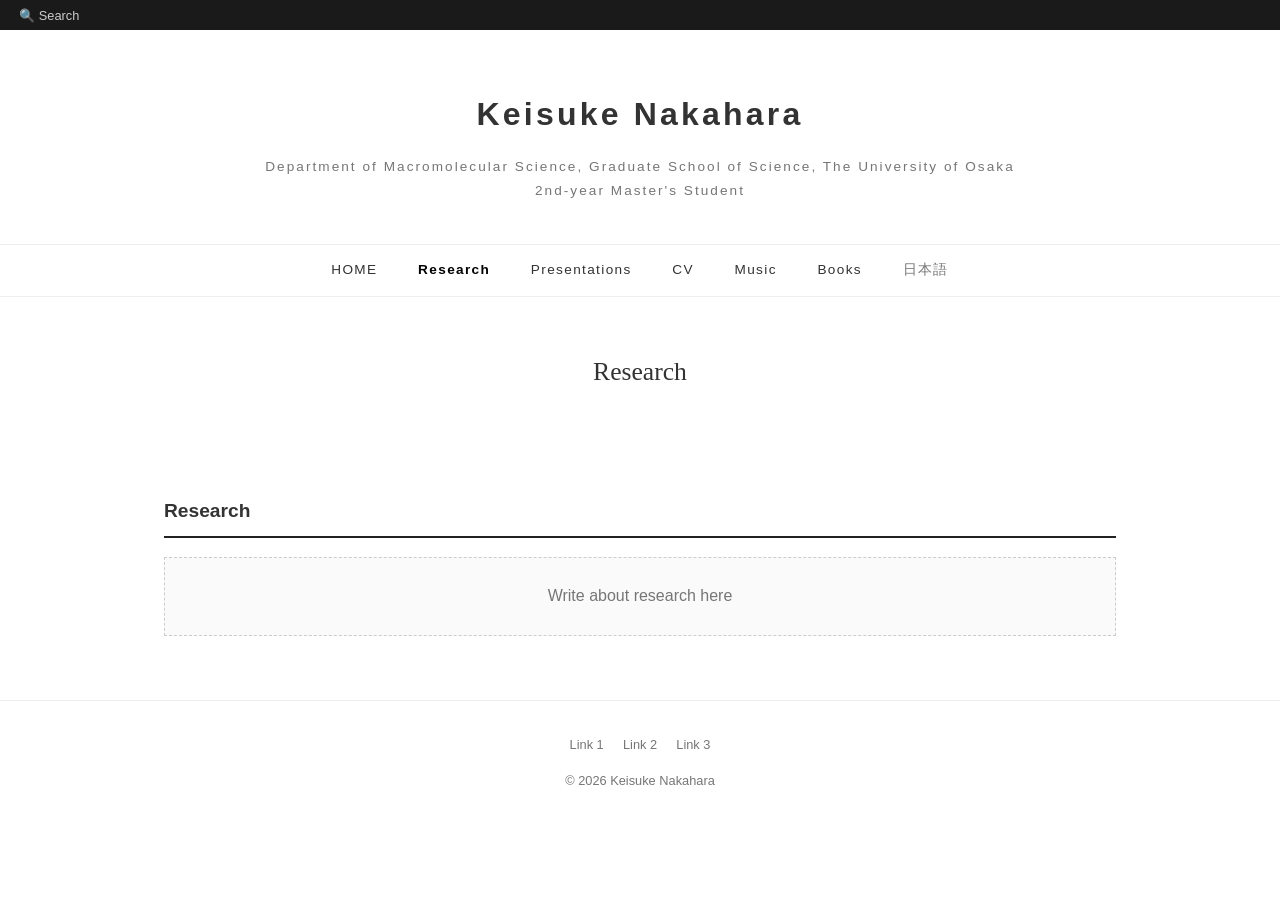
<file: en/research.html>
<!DOCTYPE html>
<html lang="en">
<head>
  <meta charset="UTF-8">
  <meta name="viewport" content="width=device-width, initial-scale=1.0">
  <!-- Google tag (gtag.js) -->
  <script async src="https://www.googletagmanager.com/gtag/js?id=G-QPGE96W5BT"></script>
  <script>
    window.dataLayer = window.dataLayer || [];
    function gtag(){dataLayer.push(arguments);}
    gtag('js', new Date());
    gtag('config', 'G-QPGE96W5BT');
  </script>
  <title>Research – Keisuke Nakahara</title>
  <link rel="stylesheet" href="../style.css?v=202610041900">
  <script src="../search.js?v=202610041900" defer></script>
</head>
<body>

  <div class="topbar">🔍 Search</div>

  <header class="site-header">
    <h1 class="site-title"><a href="index.html">Keisuke Nakahara</a></h1>
    <p class="site-subtitle">Department of Macromolecular Science, Graduate School of Science, The University of Osaka<br>2nd-year Master's Student</p>
  </header>

  <nav class="global-nav">
    <ul>
      <li><a href="index.html">HOME</a></li>
      <li class="current"><a href="research.html">Research</a></li>
      <li><a href="presentations.html">Presentations</a></li>
      <li><a href="cv.html">CV</a></li>
      <li><a href="music.html">Music</a></li>
      <li><a href="books.html">Books</a></li>
      <li class="lang-switch"><a href="../research.html">日本語</a></li>
    </ul>
  </nav>

  <h2 class="page-title">Research</h2>

  <main class="content">
    <section>
      <h2>Research</h2>
      <div class="placeholder">Write about research here</div>
    </section>
  </main>

  <footer class="site-footer">
    <ul class="footer-links">
      <li><a href="#">Link 1</a></li>
      <li><a href="#">Link 2</a></li>
      <li><a href="#">Link 3</a></li>
    </ul>
    <p>&copy; 2026 Keisuke Nakahara</p>
  </footer>

</body>
</html>
</file>
<file: style.css>
/* ============================================
   個人ホームページ 共通スタイル
   参考: https://noneq.c.u-tokyo.ac.jp/s_index/
   ============================================ */

:root {
  --color-text: #333;
  --color-text-light: #767676;
  --color-accent: #222;
  --color-border: #eee;
  --color-topbar: #1a1a1a;
  --max-width: 1000px;
}

* {
  margin: 0;
  padding: 0;
  box-sizing: border-box;
}

body {
  font-family: "Helvetica Neue", Arial, "Hiragino Kaku Gothic ProN",
    "Hiragino Sans", Meiryo, sans-serif;
  color: var(--color-text);
  line-height: 1.8;
  background: #fff;
}

a {
  color: inherit;
  text-decoration: none;
}

/* ---------- 最上部の検索バー ---------- */
.topbar {
  position: relative;
  background: var(--color-topbar);
  color: #ccc;
  font-size: 0.8rem;
  padding: 0.35em 1.5em;
  display: flex;
  align-items: center;
  gap: 1em;
}

.search-toggle {
  background: none;
  border: none;
  color: #ccc;
  font-size: inherit;
  font-family: inherit;
  cursor: pointer;
  padding: 0.25em 0;
}

.search-toggle:hover {
  color: #fff;
}

.search-form input {
  background: #333;
  border: 1px solid #555;
  border-radius: 3px;
  color: #eee;
  font-size: inherit;
  padding: 0.3em 0.8em;
  width: 220px;
}

.search-form input:focus {
  outline: none;
  border-color: #999;
}

.search-results {
  position: absolute;
  top: 100%;
  left: 1.5em;
  z-index: 10;
  list-style: none;
  background: #fff;
  color: var(--color-text);
  border: 1px solid var(--color-border);
  box-shadow: 0 4px 12px rgba(0, 0, 0, 0.15);
  max-width: 500px;
  width: calc(100% - 3em);
}

.search-results li + li {
  border-top: 1px solid var(--color-border);
}

.search-results a {
  display: block;
  padding: 0.8em 1em;
  line-height: 1.5;
}

.search-results a:hover {
  background: #f5f5f5;
}

.search-results .search-note {
  padding: 0.8em 1em;
  color: var(--color-text-light);
}

mark {
  background: #ffe9a8;
  padding: 0 0.15em;
}

[hidden] {
  display: none !important;
}

/* ---------- ヘッダー(サイトタイトル) ---------- */
.site-header {
  text-align: center;
  padding: 3.5em 1em 2.5em;
}

.site-title {
  font-size: 2rem;
  font-weight: 700;
  letter-spacing: 0.1em;
}

.site-subtitle {
  margin-top: 0.8em;
  font-size: 0.85rem;
  color: var(--color-text-light);
  letter-spacing: 0.15em;
}

/* ---------- ナビゲーション ---------- */
.global-nav {
  border-top: 1px solid var(--color-border);
  border-bottom: 1px solid var(--color-border);
}

.global-nav ul {
  list-style: none;
  display: flex;
  flex-wrap: wrap;
  justify-content: center;
  gap: 0.5em;
}

.global-nav a {
  display: block;
  padding: 1em 1.2em;
  font-size: 0.85rem;
  letter-spacing: 0.1em;
}

.global-nav a:hover,
.global-nav .current a {
  color: #000;
  font-weight: 700;
}

.global-nav .lang-switch a {
  color: var(--color-text-light);
}

/* ---------- ページタイトル ---------- */
.page-title {
  text-align: center;
  font-family: Georgia, "Times New Roman", serif;
  font-size: 1.6rem;
  font-weight: 400;
  padding: 2em 1em;
}

/* ---------- ヒーロー図版エリア ---------- */
.hero {
  background: #fff;
  border-top: 1px solid var(--color-border);
  border-bottom: 1px solid var(--color-border);
  padding: 2.5em 1.5em;
  display: flex;
  flex-wrap: wrap;
  align-items: center;
  justify-content: center;
  gap: 2.5em;
}

/* 図の左に置く研究紹介文 */
.hero-lead {
  flex: 1 1 320px;
  max-width: 480px;
  font-size: 0.95rem;
}

.hero-lead p + p {
  margin-top: 1em;
}

/* ラベル付きの図なので切り抜かず全体を表示する */
.hero img {
  flex: 0 1 auto;
  min-width: 0;
  max-height: 560px;
  max-width: 100%;
  width: auto;
}

.hero-caption {
  max-width: var(--max-width);
  margin: 0.8em auto 0;
  padding: 0 1.5em;
  text-align: right;
  font-size: 0.8rem;
  line-height: 1.6;
  color: var(--color-text-light);
}

/* ---------- メインコンテンツ ---------- */
.content {
  max-width: var(--max-width);
  margin: 0 auto;
  padding: 3em 1.5em 4em;
}

.content section + section {
  margin-top: 3em;
}

.content h2 {
  font-size: 1.2rem;
  border-bottom: 2px solid var(--color-accent);
  padding-bottom: 0.4em;
  margin-bottom: 1em;
}

.content ul {
  padding-left: 1.5em;
}

.text-link {
  color: #1a5276;
  text-decoration: underline;
}

.text-link:hover {
  color: #2e86c1;
}

.map-embed {
  margin-top: 1em;
  border: 1px solid var(--color-border);
}

.map-embed iframe {
  display: block;
}

/* 好きな曲リスト(曲名+コメント) */
.song-list {
  list-style: none;
  padding-left: 0 !important;
}

.song-list li + li {
  margin-top: 1.5em;
  border-top: 1px solid var(--color-border);
  padding-top: 1.5em;
}

.song-title {
  font-weight: 700;
}

.song-comment {
  margin-top: 0.3em;
  padding-left: 1em;
  border-left: 3px solid var(--color-border);
  color: var(--color-text-light);
  font-size: 0.9rem;
}

.placeholder {
  color: var(--color-text-light);
  background: #fafafa;
  border: 1px dashed #ccc;
  padding: 1.5em;
  text-align: center;
}

/* ---------- フッター ---------- */
.site-footer {
  border-top: 1px solid var(--color-border);
  text-align: center;
  padding: 2.5em 1em;
  font-size: 0.8rem;
  color: var(--color-text-light);
}

.footer-links {
  list-style: none;
  display: flex;
  flex-wrap: wrap;
  justify-content: center;
  gap: 1.5em;
  margin-bottom: 1em;
}

.footer-links a:hover {
  text-decoration: underline;
}

/* ---------- レスポンシブ ---------- */
@media (max-width: 600px) {
  .site-title {
    font-size: 1.5rem;
  }
  .hero img {
    max-height: 380px;
  }
}
</file>
